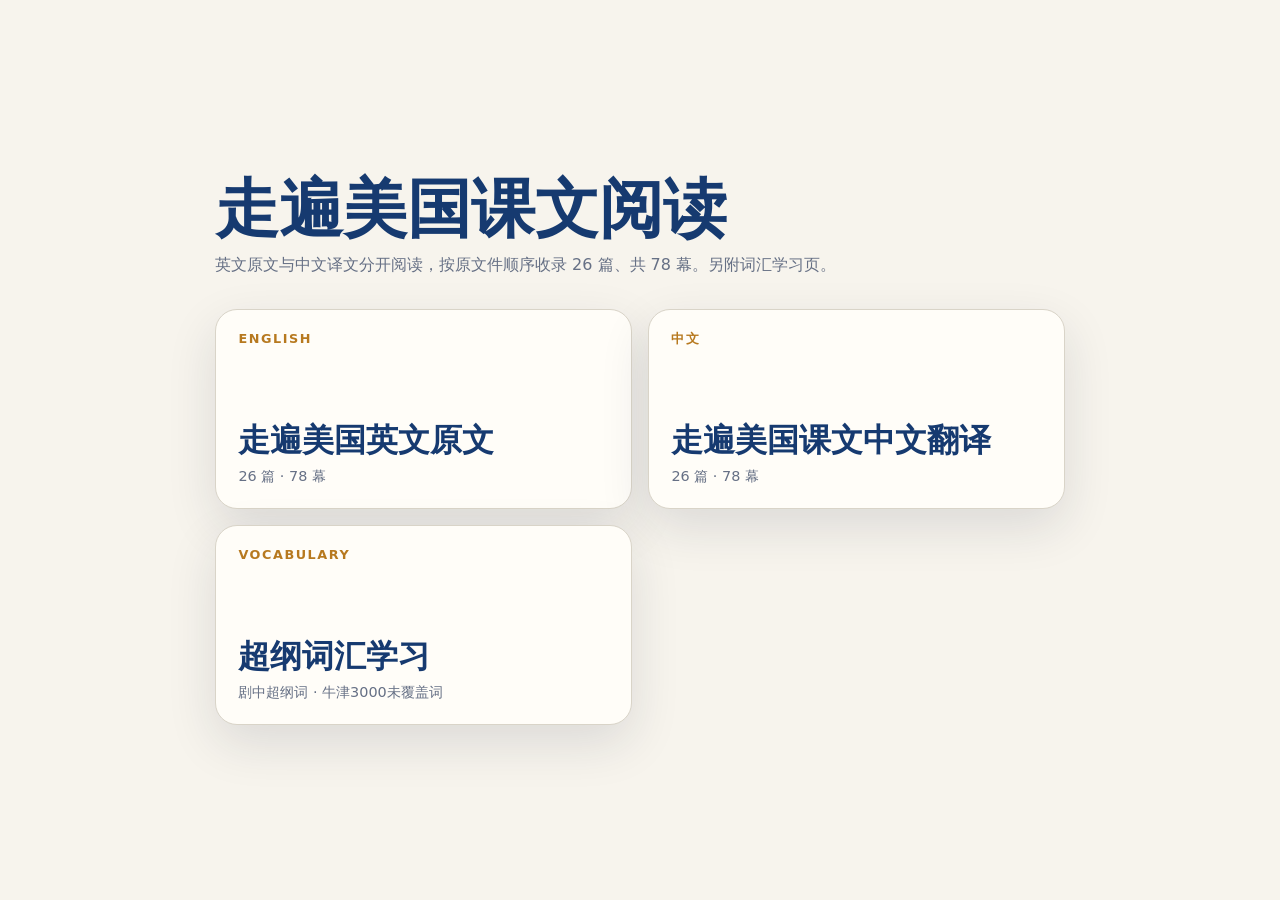
<file: index.html>
<!doctype html><html lang="zh-CN"><head><meta charset="utf-8"><meta name="viewport" content="width=device-width,initial-scale=1"><title>走遍美国课文阅读</title><link rel="stylesheet" href="style.css"></head><body><main class="home"><section class="shelf"><h1>走遍美国课文阅读</h1><p>英文原文与中文译文分开阅读，按原文件顺序收录 26 篇、共 78 幕。另附词汇学习页。</p><div class="cards"><a class="card" href="english.html"><span>ENGLISH</span><strong>走遍美国英文原文</strong><small>26 篇 · 78 幕</small></a><a class="card" href="chinese.html"><span>中文</span><strong>走遍美国课文中文翻译</strong><small>26 篇 · 78 幕</small></a><a class="card" href="vocabulary.html"><span>VOCABULARY</span><strong>超纲词汇学习</strong><small>剧中超纲词 · 牛津3000未覆盖词</small></a></div></section></main><script src="app.js"></script></body></html>
</file>
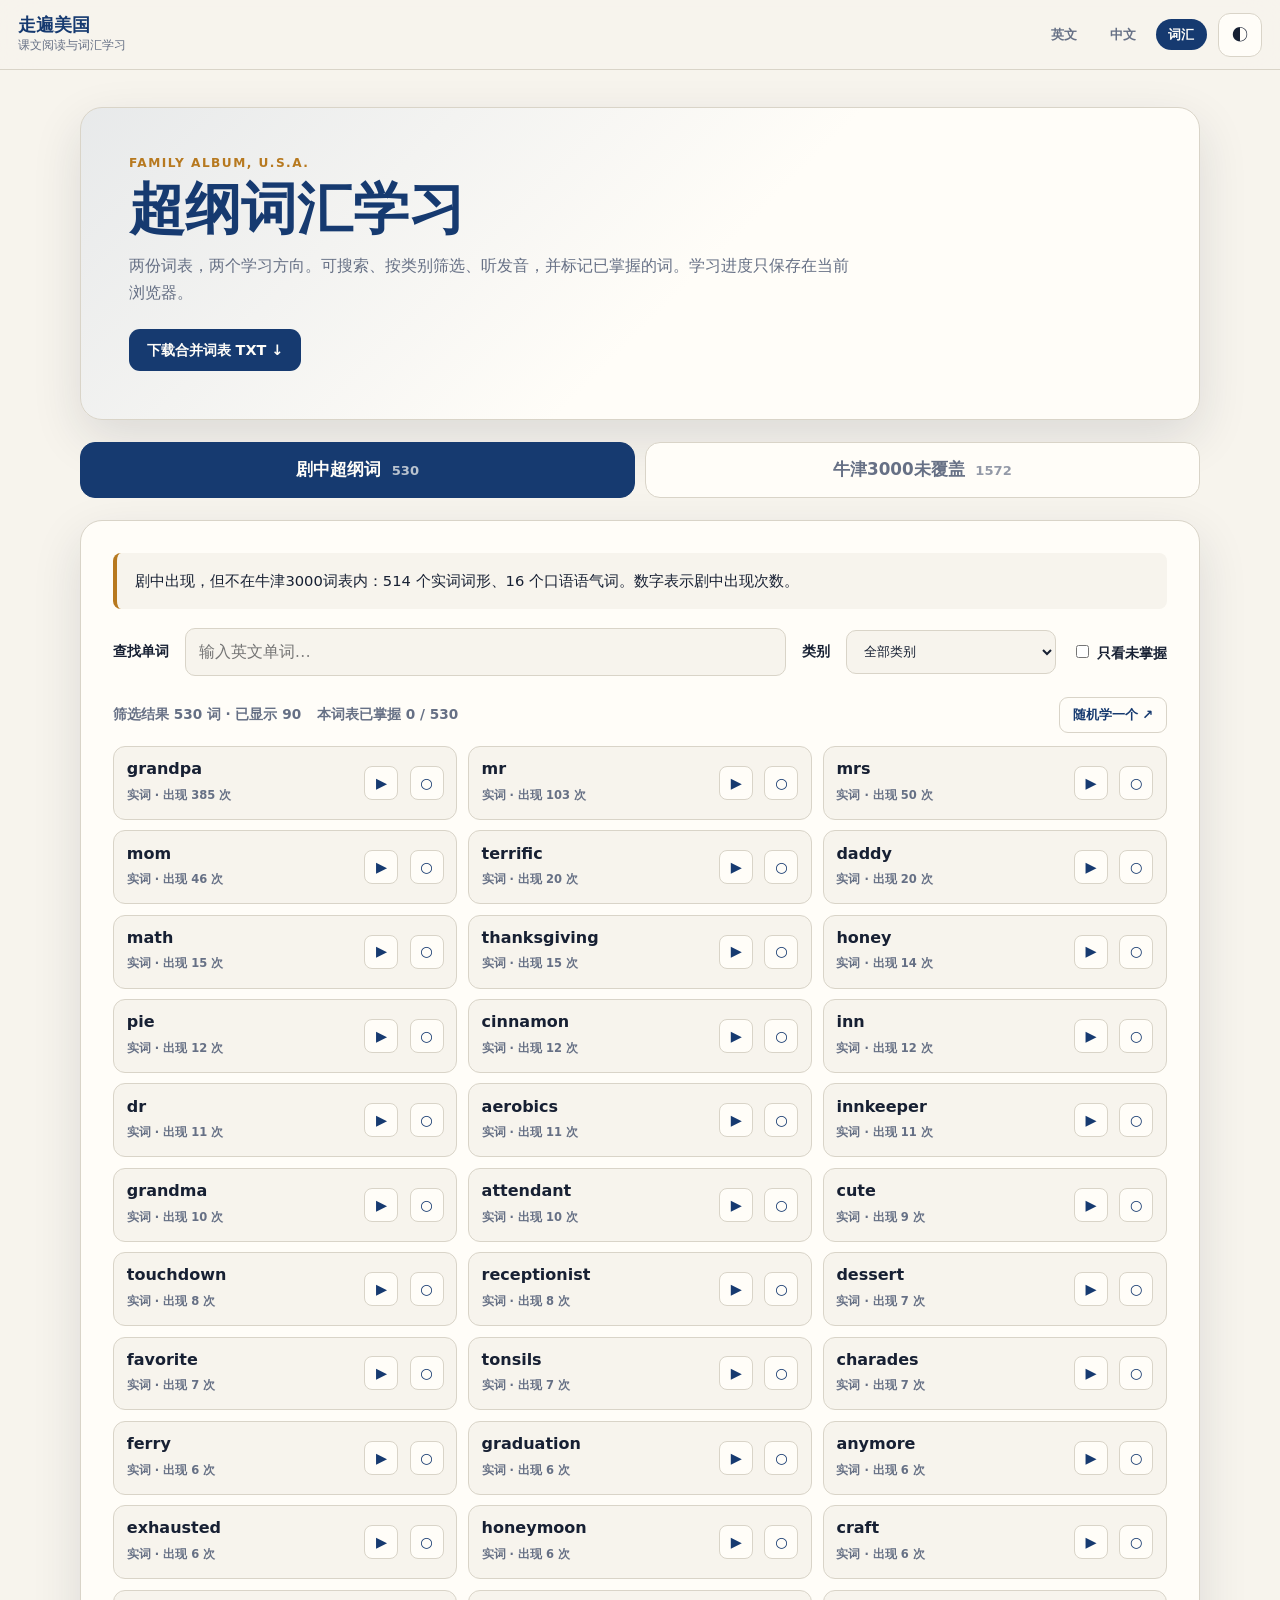
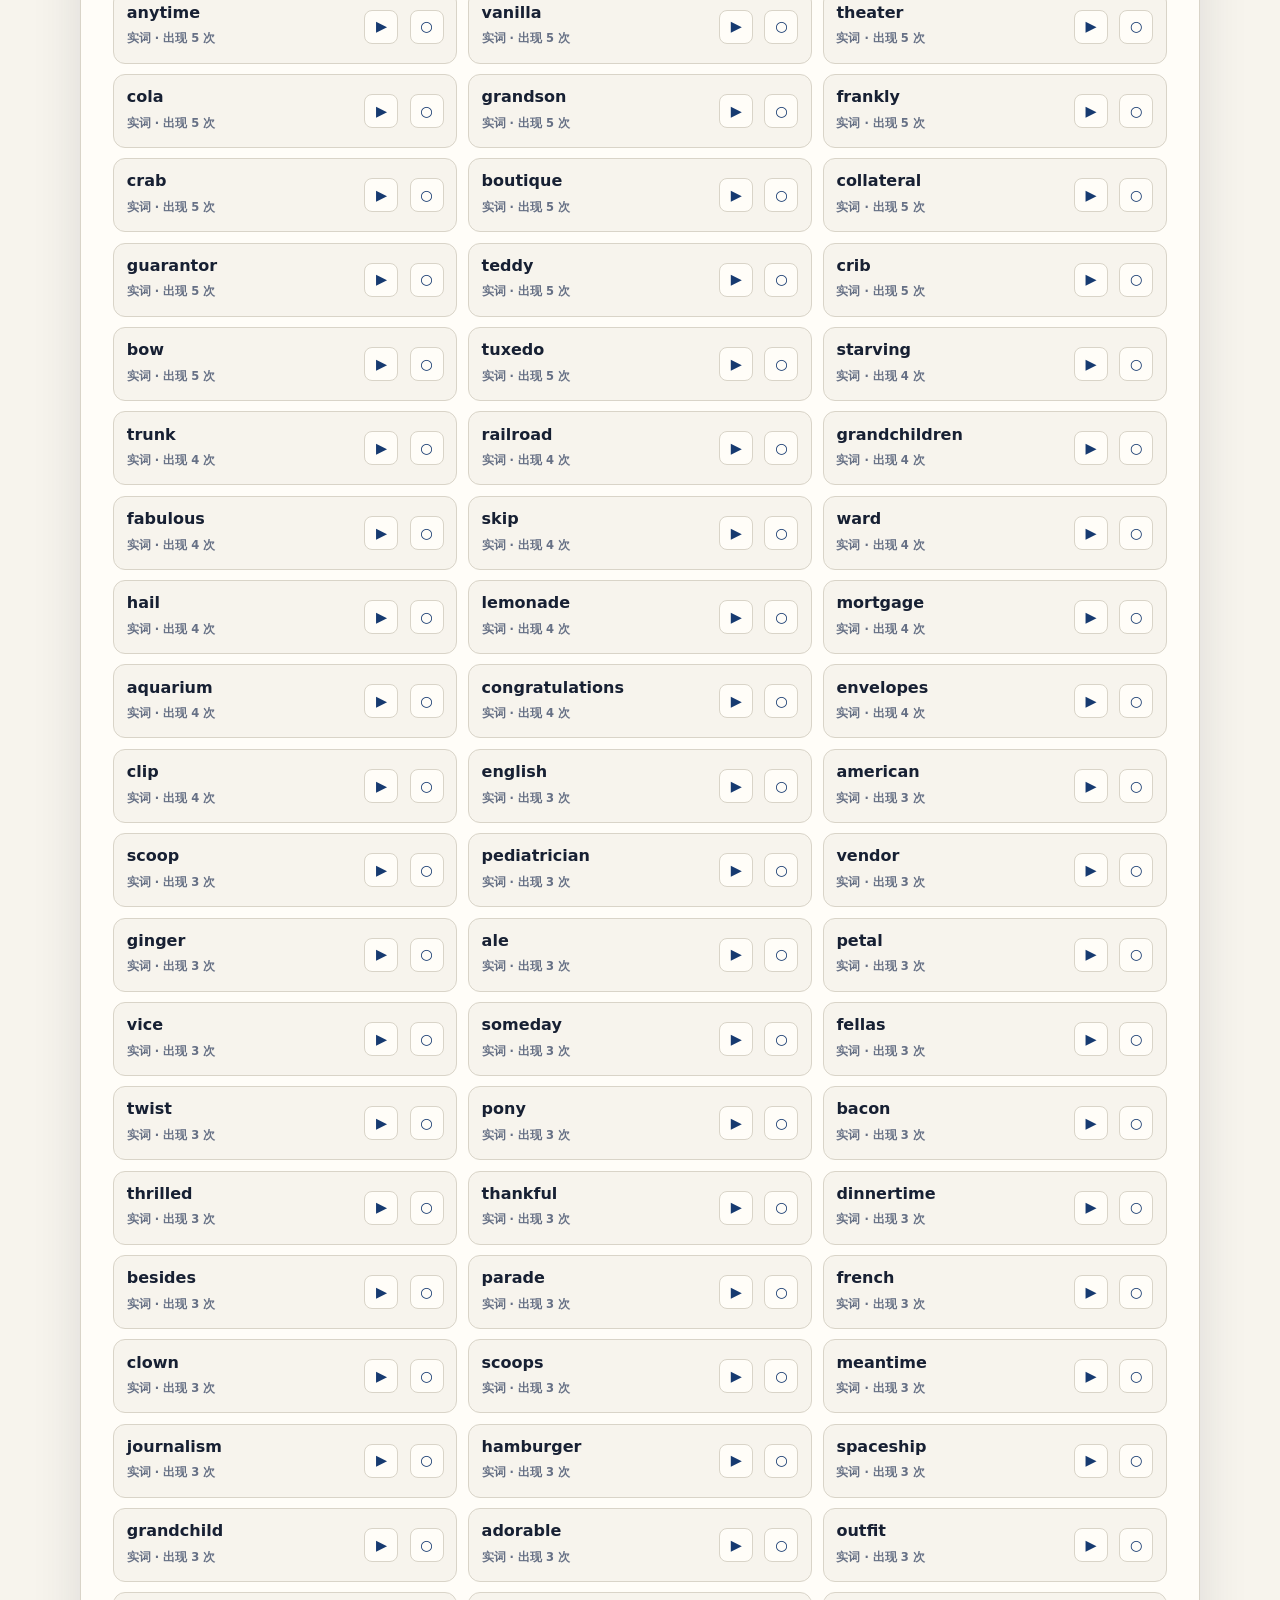
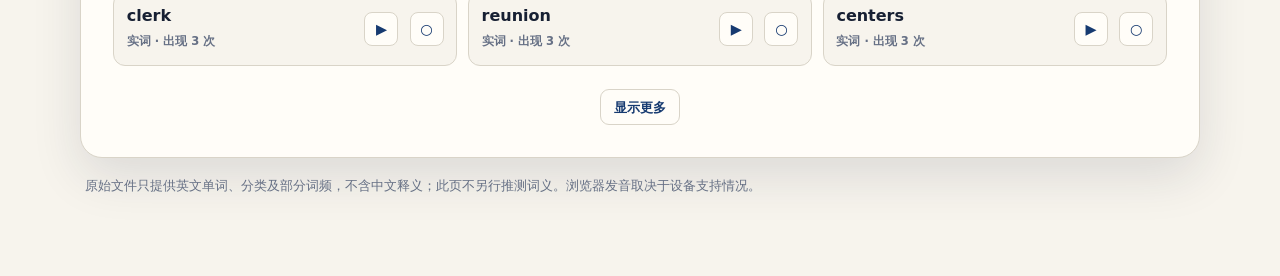
<file: vocabulary.html>
<!doctype html>
<html lang="zh-CN">
<head>
  <meta charset="utf-8">
  <meta name="viewport" content="width=device-width,initial-scale=1">
  <title>超纲词汇学习 · 走遍美国</title>
  <link rel="stylesheet" href="style.css">
  <link rel="stylesheet" href="vocabulary.css">
</head>
<body>
  <header class="topbar">
    <a class="site-title" href="index.html"><strong>走遍美国</strong><span>课文阅读与词汇学习</span></a>
    <nav class="book-tabs" aria-label="网站导航">
      <a href="english.html">英文</a>
      <a href="chinese.html">中文</a>
      <a href="vocabulary.html" aria-current="page">词汇</a>
    </nav>
    <button class="icon-btn" id="themeToggle" type="button" title="切换深色模式" aria-label="切换深色模式">◐</button>
  </header>
  <main class="vocab-page">
    <section class="vocab-hero">
      <span class="eyebrow">FAMILY ALBUM, U.S.A.</span>
      <h1>超纲词汇学习</h1>
      <p>两份词表，两个学习方向。可搜索、按类别筛选、听发音，并标记已掌握的词。学习进度只保存在当前浏览器。</p>
      <a class="download-link" href="%E8%B5%B0%E9%81%8D%E7%BE%8E%E5%9B%BD_%E8%AF%8D%E6%B1%87%E5%AD%A6%E4%B9%A0%E5%90%88%E5%B9%B6%E8%AF%8D%E8%A1%A8.txt" download>下载合并词表 TXT ↓</a>
    </section>
    <div class="vocab-tabs" role="tablist" aria-label="词表方向">
      <button type="button" role="tab" id="tab-extra" aria-controls="panel-list" aria-selected="true" data-list="extra">剧中超纲词 <span>530</span></button>
      <button type="button" role="tab" id="tab-missing" aria-controls="panel-list" aria-selected="false" data-list="missing">牛津3000未覆盖 <span>1572</span></button>
    </div>
    <section class="vocab-main" id="panel-list" role="tabpanel" aria-labelledby="tab-extra">
      <div class="vocab-intro" id="listIntro">剧中出现，但不在牛津3000词表内：514 个实词词形、16 个口语语气词。数字表示剧中出现次数。</div>
      <div class="vocab-controls">
        <label class="search-label" for="wordSearch">查找单词</label>
        <input id="wordSearch" type="search" placeholder="输入英文单词…" autocomplete="off">
        <label class="filter-label" for="wordFilter">类别</label>
        <select id="wordFilter"><option value="all">全部类别</option></select>
        <label class="hide-known"><input id="hideKnown" type="checkbox"> 只看未掌握</label>
      </div>
      <div class="study-bar">
        <p id="resultCount" aria-live="polite"></p>
        <p id="learnedCount"></p>
        <button type="button" id="randomWord">随机学一个 ↗</button>
      </div>
      <div id="studyCard" class="study-card" hidden>
        <div><span class="eyebrow">随机练习</span><strong id="studyWord"></strong><small id="studyMeta"></small></div>
        <div class="study-actions"><button type="button" id="studySpeak" aria-label="朗读随机单词">▶ 发音</button><button type="button" id="studyKnown">标记已掌握</button><button type="button" id="studyNext">下一个</button></div>
      </div>
      <ul class="word-list" id="wordList" aria-label="词汇列表"></ul>
      <div class="load-more-wrap"><button type="button" id="loadMore" hidden>显示更多</button></div>
    </section>
    <p class="vocab-note">原始文件只提供英文单词、分类及部分词频，不含中文释义；此页不另行推测词义。浏览器发音取决于设备支持情况。</p>
  </main>
  <script src="vocabulary-data.js"></script>
  <script src="vocabulary.js"></script>
</body>
</html>
</file>
<file: style.css>
:root{--paper:#f7f4ed;--surface:#fffdf8;--ink:#172033;--muted:#667085;--line:#d9d4c8;--brand:#163a70;--accent:#b7791f;--shadow:0 18px 50px rgba(26,37,56,.12);--reader-size:20px}
html[data-theme="dark"]{--paper:#101722;--surface:#17202d;--ink:#ecf2fb;--muted:#a8b3c3;--line:#334154;--brand:#9fc4ff;--accent:#f0bc64;--shadow:0 18px 50px rgba(0,0,0,.3)}
*{box-sizing:border-box}html{scroll-behavior:smooth;scroll-padding-top:5.5rem}body{margin:0;background:var(--paper);color:var(--ink);font-family:Georgia,"Noto Serif SC","Songti SC",serif;line-height:1.75}button,input,a{font:inherit}
a{color:var(--brand)}.progress{position:fixed;inset:0 0 auto;height:4px;z-index:60}.progress span{display:block;height:100%;width:0;background:linear-gradient(90deg,var(--brand),var(--accent))}
.topbar{position:sticky;top:0;z-index:50;display:flex;align-items:center;gap:.7rem;min-height:70px;padding:.65rem 1.1rem;background:color-mix(in srgb,var(--paper) 92%,transparent);border-bottom:1px solid var(--line);backdrop-filter:blur(16px)}
.site-title{min-width:0;margin-right:auto;text-decoration:none}.site-title strong{display:block;color:var(--brand);font:700 1.1rem/1.25 system-ui,sans-serif}.site-title span{display:block;color:var(--muted);font:500 .78rem/1.3 system-ui,sans-serif}
.icon-btn{display:inline-grid;place-items:center;min-width:44px;height:44px;padding:0 .75rem;border:1px solid var(--line);border-radius:12px;background:var(--surface);color:var(--ink);cursor:pointer}.icon-btn:active{transform:translateY(1px)}
.book-tabs{display:flex;gap:.45rem;overflow:auto}.book-tabs a{white-space:nowrap;padding:.55rem .8rem;border-radius:999px;color:var(--muted);text-decoration:none;font:650 .84rem/1 system-ui,sans-serif}.book-tabs a[aria-current="page"]{background:var(--brand);color:var(--surface)}
.layout{display:grid;grid-template-columns:minmax(240px,290px) minmax(0,1fr);gap:clamp(1.5rem,3vw,3.5rem);max-width:1440px;margin:auto;padding:1.6rem clamp(1rem,3vw,3rem) 5rem}
.toc{position:sticky;top:94px;align-self:start;max-height:calc(100vh - 118px);overflow:auto;border:1px solid var(--line);border-radius:18px;background:var(--surface);box-shadow:var(--shadow)}.toc-head{position:sticky;top:0;padding:1rem;background:var(--surface);border-bottom:1px solid var(--line)}.toc-head label{display:block;margin-bottom:.45rem;color:var(--muted);font:700 .78rem/1 system-ui,sans-serif;letter-spacing:.06em}
.toc input{width:100%;height:42px;padding:0 .8rem;border:1px solid var(--line);border-radius:10px;background:var(--paper);color:var(--ink);outline:none}.toc input:focus{border-color:var(--brand);box-shadow:0 0 0 3px color-mix(in srgb,var(--brand) 20%,transparent)}
.toc-list{list-style:none;margin:0;padding:.55rem}.toc-list li[hidden]{display:none}.toc-list a{display:grid;grid-template-columns:4.1rem 1fr;gap:.55rem;padding:.65rem .7rem;border-radius:10px;color:var(--ink);text-decoration:none;font:500 .86rem/1.35 system-ui,sans-serif}.toc-list a:hover,.toc-list a.active{background:color-mix(in srgb,var(--brand) 10%,transparent);color:var(--brand)}.toc-num{color:var(--muted);font-variant-numeric:tabular-nums}
.reader{width:min(100%,900px);margin:0 auto}.reader-intro{margin:0 0 1.6rem;padding:1.3rem 1.45rem;border:1px solid var(--line);border-radius:18px;background:var(--surface)}.reader-intro h1{margin:0;color:var(--brand);font:750 clamp(1.7rem,3vw,2.5rem)/1.15 system-ui,sans-serif}.reader-intro p{margin:.45rem 0 0;color:var(--muted);font:500 .92rem/1.5 system-ui,sans-serif}
.episode{margin:0 0 2rem;padding:clamp(1.25rem,3vw,2.1rem);border:1px solid var(--line);border-radius:22px;background:var(--surface);box-shadow:0 8px 28px rgba(32,43,61,.06)}.episode-head{margin-bottom:1.15rem;padding-bottom:.85rem;border-bottom:1px solid var(--line)}.episode-kicker{display:block;margin-bottom:.35rem;color:var(--accent);font:750 .78rem/1 system-ui,sans-serif;letter-spacing:.08em}.episode h2{margin:0;color:var(--brand);font:750 clamp(1.45rem,2.6vw,2rem)/1.25 system-ui,sans-serif}
.episode-body{font-size:var(--reader-size);line-height:1.78}.episode-body h3{margin:1.7em 0 .7em;color:var(--accent);font:750 .86em/1.4 system-ui,sans-serif;letter-spacing:.08em}.episode-body h3:first-child{margin-top:0}.episode-body p{margin:0 0 .62em;overflow-wrap:anywhere}.episode-body .speech strong{color:var(--brand);font-family:system-ui,sans-serif;font-size:.82em}.episode-nav{display:flex;justify-content:space-between;gap:1rem;margin-top:1.4rem;padding-top:1rem;border-top:1px solid var(--line)}.episode-nav a{font:650 .88rem/1.4 system-ui,sans-serif;text-decoration:none}
.menu-btn{display:none}.scrim{display:none}.back-top{position:fixed;right:1.2rem;bottom:1.2rem;z-index:30;opacity:0;pointer-events:none;transition:.2s}.back-top.show{opacity:1;pointer-events:auto}
.home{min-height:100vh;display:grid;place-items:center;padding:2rem}.shelf{width:min(100%,850px)}.shelf h1{margin:0 0 .5rem;color:var(--brand);font:800 clamp(2rem,5vw,4rem)/1.08 system-ui,sans-serif}.shelf>p{margin:0 0 2rem;color:var(--muted);font:500 1rem/1.6 system-ui,sans-serif}.cards{display:grid;grid-template-columns:repeat(2,minmax(0,1fr));gap:1rem}.card{display:flex;min-height:200px;flex-direction:column;justify-content:flex-end;padding:1.4rem;border:1px solid var(--line);border-radius:22px;background:var(--surface);box-shadow:var(--shadow);color:var(--ink);text-decoration:none}.card:hover{transform:translateY(-3px)}.card span{margin-bottom:auto;color:var(--accent);font:750 .8rem/1 system-ui,sans-serif;letter-spacing:.12em}.card strong{color:var(--brand);font:750 clamp(1.4rem,3vw,2rem)/1.2 system-ui,sans-serif}.card small{margin-top:.4rem;color:var(--muted);font:500 .9rem/1.4 system-ui,sans-serif}
@media(max-width:900px){.layout{display:block;padding:1rem clamp(.7rem,2.5vw,1.4rem) 5rem}.menu-btn{display:inline-grid}.toc{position:fixed;z-index:70;inset:0 auto 0 0;width:min(86vw,340px);max-height:none;border-radius:0 18px 18px 0;transform:translateX(-105%);transition:transform .22s}.toc.open{transform:translateX(0)}.scrim{display:block;position:fixed;z-index:65;inset:0;background:rgba(0,0,0,.45);opacity:0;pointer-events:none;transition:.22s}.scrim.show{opacity:1;pointer-events:auto}.reader-intro{display:none}.topbar{padding:.55rem .7rem}.episode{border-radius:18px;padding:1.2rem 1rem}.episode-body{line-height:1.72}.site-title span{display:none}}
@media(max-width:620px){.cards{grid-template-columns:1fr}.book-tabs a{padding:.5rem .55rem;font-size:.76rem}.site-title strong{font-size:.86rem}}
@media(prefers-reduced-motion:reduce){html{scroll-behavior:auto}*{transition:none!important}}
@media print{.topbar,.toc,.progress,.back-top,.episode-nav,.scrim{display:none!important}.layout{display:block;max-width:none;padding:0}.reader{width:auto}.episode{break-before:page;border:0;box-shadow:none;padding:0}.episode:first-child{break-before:auto}}
</file>
<file: vocabulary.css>
.vocab-page{width:min(1120px,calc(100% - 2rem));margin:2.3rem auto 5rem}.vocab-hero,.vocab-main{border:1px solid var(--line);border-radius:22px;background:var(--surface);box-shadow:var(--shadow)}.vocab-hero{padding:clamp(1.5rem,4vw,3rem);background:linear-gradient(135deg,color-mix(in srgb,var(--brand) 10%,var(--surface)),var(--surface) 55%)}.eyebrow{display:block;color:var(--accent);font:750 .76rem/1.2 system-ui,sans-serif;letter-spacing:.12em}.vocab-hero h1{margin:.5rem 0;color:var(--brand);font:800 clamp(2rem,5vw,3.5rem)/1.12 system-ui,sans-serif}.vocab-hero p{max-width:720px;margin:.7rem 0 1.4rem;color:var(--muted);font:500 1rem/1.7 system-ui,sans-serif}.download-link{display:inline-block;padding:.72rem 1.1rem;border-radius:11px;background:var(--brand);color:var(--surface);font:700 .9rem/1.3 system-ui,sans-serif;text-decoration:none}.download-link:hover{opacity:.86}.vocab-tabs{display:flex;gap:.6rem;margin:1.4rem 0}.vocab-tabs button{flex:1;padding:1rem;border:1px solid var(--line);border-radius:15px;background:var(--surface);color:var(--muted);cursor:pointer;font:700 clamp(.88rem,2vw,1.05rem)/1.3 system-ui,sans-serif}.vocab-tabs button[aria-selected="true"]{border-color:var(--brand);background:var(--brand);color:var(--surface)}.vocab-tabs span{margin-left:.3rem;opacity:.7;font-size:.78em}.vocab-main{padding:clamp(1rem,3vw,2rem)}.vocab-intro{margin-bottom:1.2rem;padding:1rem 1.15rem;border-left:4px solid var(--accent);border-radius:8px;background:var(--paper);font:500 .92rem/1.6 system-ui,sans-serif}.vocab-controls{display:grid;grid-template-columns:auto minmax(170px,1fr) auto minmax(130px,210px) auto;align-items:center;gap:.65rem 1rem}.vocab-controls label{font:650 .85rem/1.3 system-ui,sans-serif}.vocab-controls input[type="search"],.vocab-controls select{width:100%;min-height:44px;padding:.55rem .8rem;border:1px solid var(--line);border-radius:10px;background:var(--paper);color:var(--ink);outline:none}.vocab-controls input:focus,.vocab-controls select:focus{border-color:var(--brand)}.hide-known{white-space:nowrap}.hide-known input{accent-color:var(--brand)}.study-bar{display:flex;align-items:center;gap:1rem;flex-wrap:wrap;margin:1.3rem 0 .8rem;color:var(--muted);font:600 .85rem/1.4 system-ui,sans-serif}.study-bar p{margin:0}.study-bar button{margin-left:auto}.study-bar button,.study-actions button,.load-more-wrap button{padding:.55rem .8rem;border:1px solid var(--line);border-radius:9px;background:var(--surface);color:var(--brand);cursor:pointer;font:700 .82rem/1.3 system-ui,sans-serif}.study-bar button:hover,.study-actions button:hover,.load-more-wrap button:hover{background:var(--paper)}.study-card{display:flex;align-items:center;justify-content:space-between;gap:1rem;margin:0 0 1.2rem;padding:1.3rem;border:1px solid var(--accent);border-radius:16px;background:var(--paper)}.study-card[hidden]{display:none}.study-card strong{display:block;margin:.3rem 0;color:var(--brand);font:800 clamp(1.7rem,3vw,2.5rem)/1.2 system-ui,sans-serif}.study-card small{color:var(--muted);font:600 .82rem/1.4 system-ui,sans-serif}.study-actions{display:flex;gap:.5rem;flex-wrap:wrap}.word-list{display:grid;grid-template-columns:repeat(3,minmax(0,1fr));gap:.65rem;list-style:none;margin:0;padding:0}.word-item{display:flex;align-items:center;gap:.7rem;min-width:0;padding:.7rem .8rem;border:1px solid var(--line);border-radius:12px;background:var(--paper)}.word-item.is-known{opacity:.62}.word-text{min-width:0;flex:1}.word-text strong{display:block;overflow-wrap:anywhere;color:var(--ink);font:750 1rem/1.35 system-ui,sans-serif}.word-text small{color:var(--muted);font:600 .72rem/1.4 system-ui,sans-serif}.word-item button{display:grid;place-items:center;min-width:34px;height:34px;padding:0 .3rem;border:1px solid var(--line);border-radius:8px;background:var(--surface);color:var(--brand);cursor:pointer;font:700 .9rem/1 system-ui,sans-serif}.word-item button:hover{border-color:var(--brand)}.word-list .empty{grid-column:1/-1;padding:2rem;text-align:center;color:var(--muted)}.load-more-wrap{text-align:center;margin:1.4rem 0 0}.vocab-note{margin:1.1rem .3rem;color:var(--muted);font:500 .8rem/1.6 system-ui,sans-serif}@media(max-width:900px){.word-list{grid-template-columns:repeat(2,minmax(0,1fr))}.vocab-controls{grid-template-columns:auto 1fr auto minmax(120px,180px)}.hide-known{grid-column:1/-1}}@media(max-width:620px){.vocab-page{width:min(100% - 1rem,1120px);margin:1rem auto 4rem}.vocab-tabs{gap:.35rem}.vocab-tabs button{padding:.75rem .4rem}.vocab-controls{grid-template-columns:1fr 1fr}.search-label{grid-column:1/-1}.vocab-controls input[type="search"]{grid-column:1/-1}.filter-label{grid-column:1/-1}.vocab-controls select{grid-column:1/-1}.hide-known{grid-column:1/-1}.word-list{grid-template-columns:1fr}.study-card{display:block}.study-actions{margin-top:1rem}.study-bar button{margin-left:0}}
</file>
